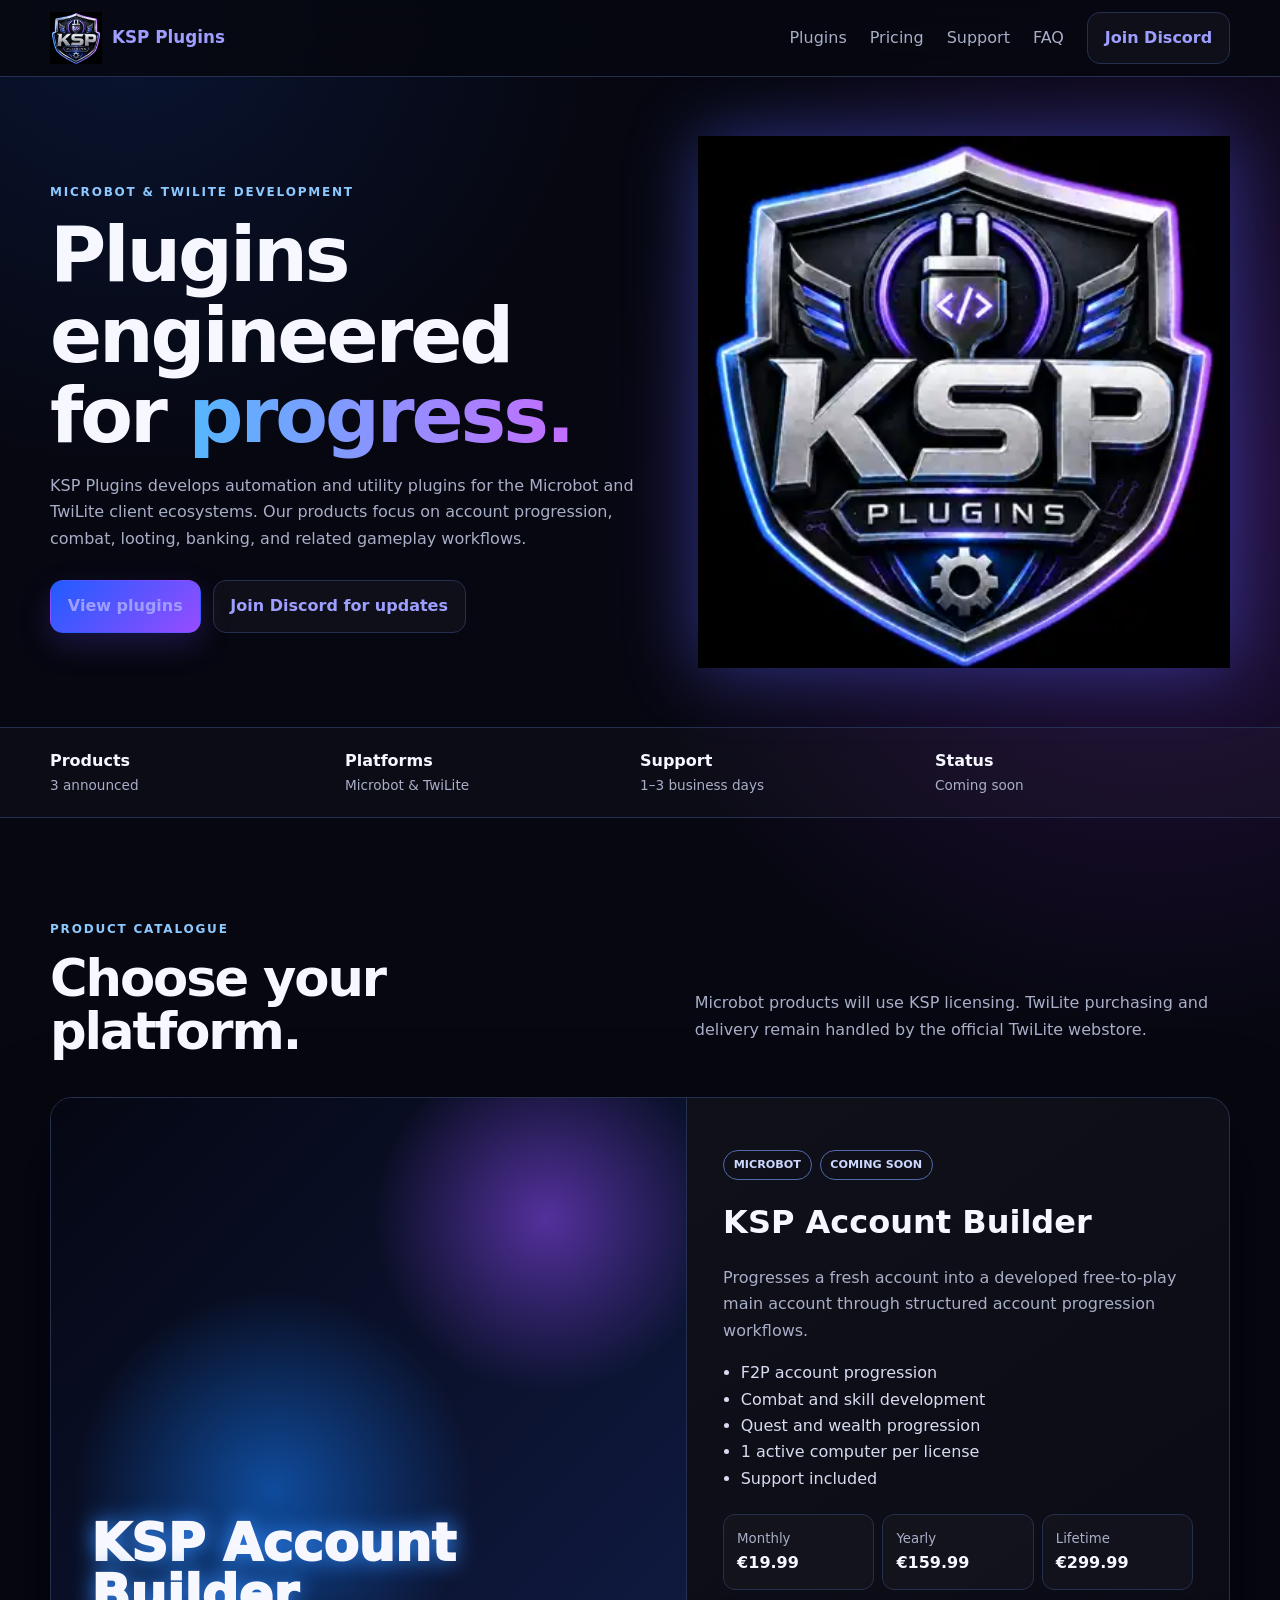
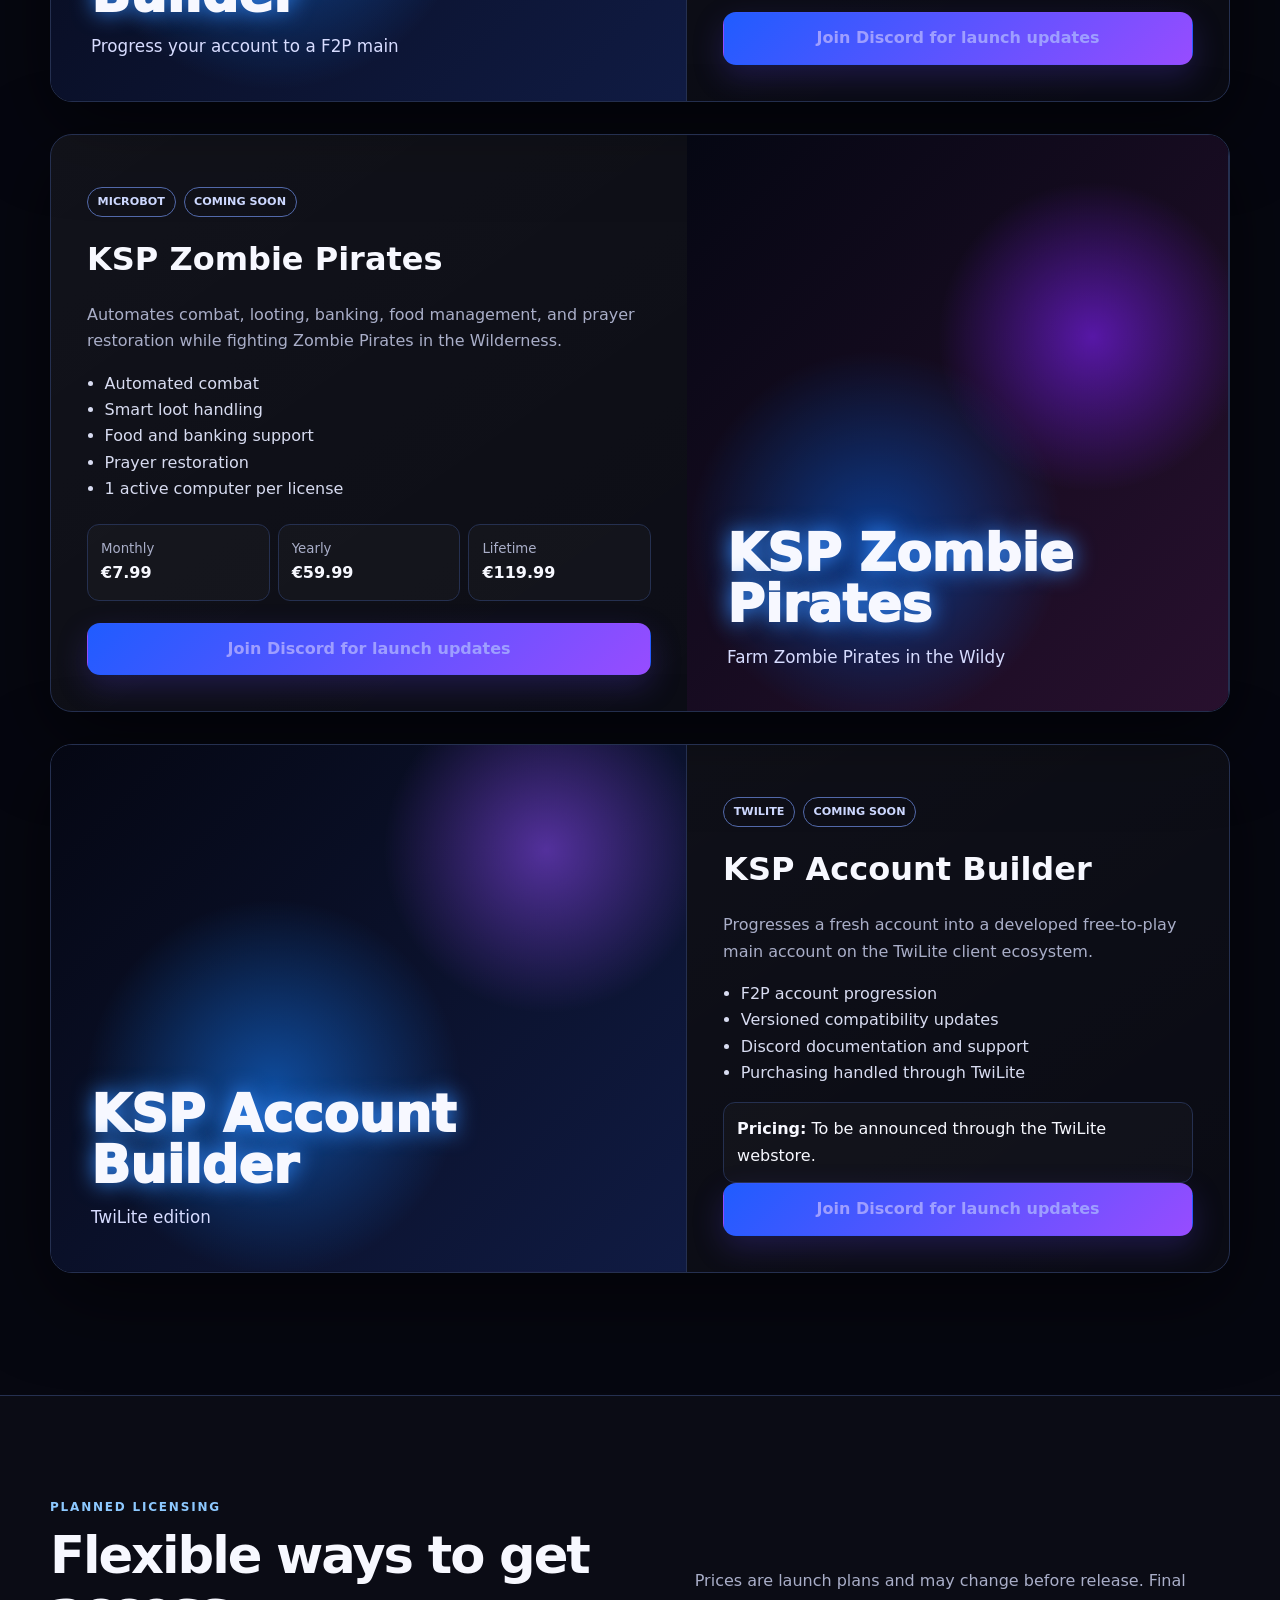
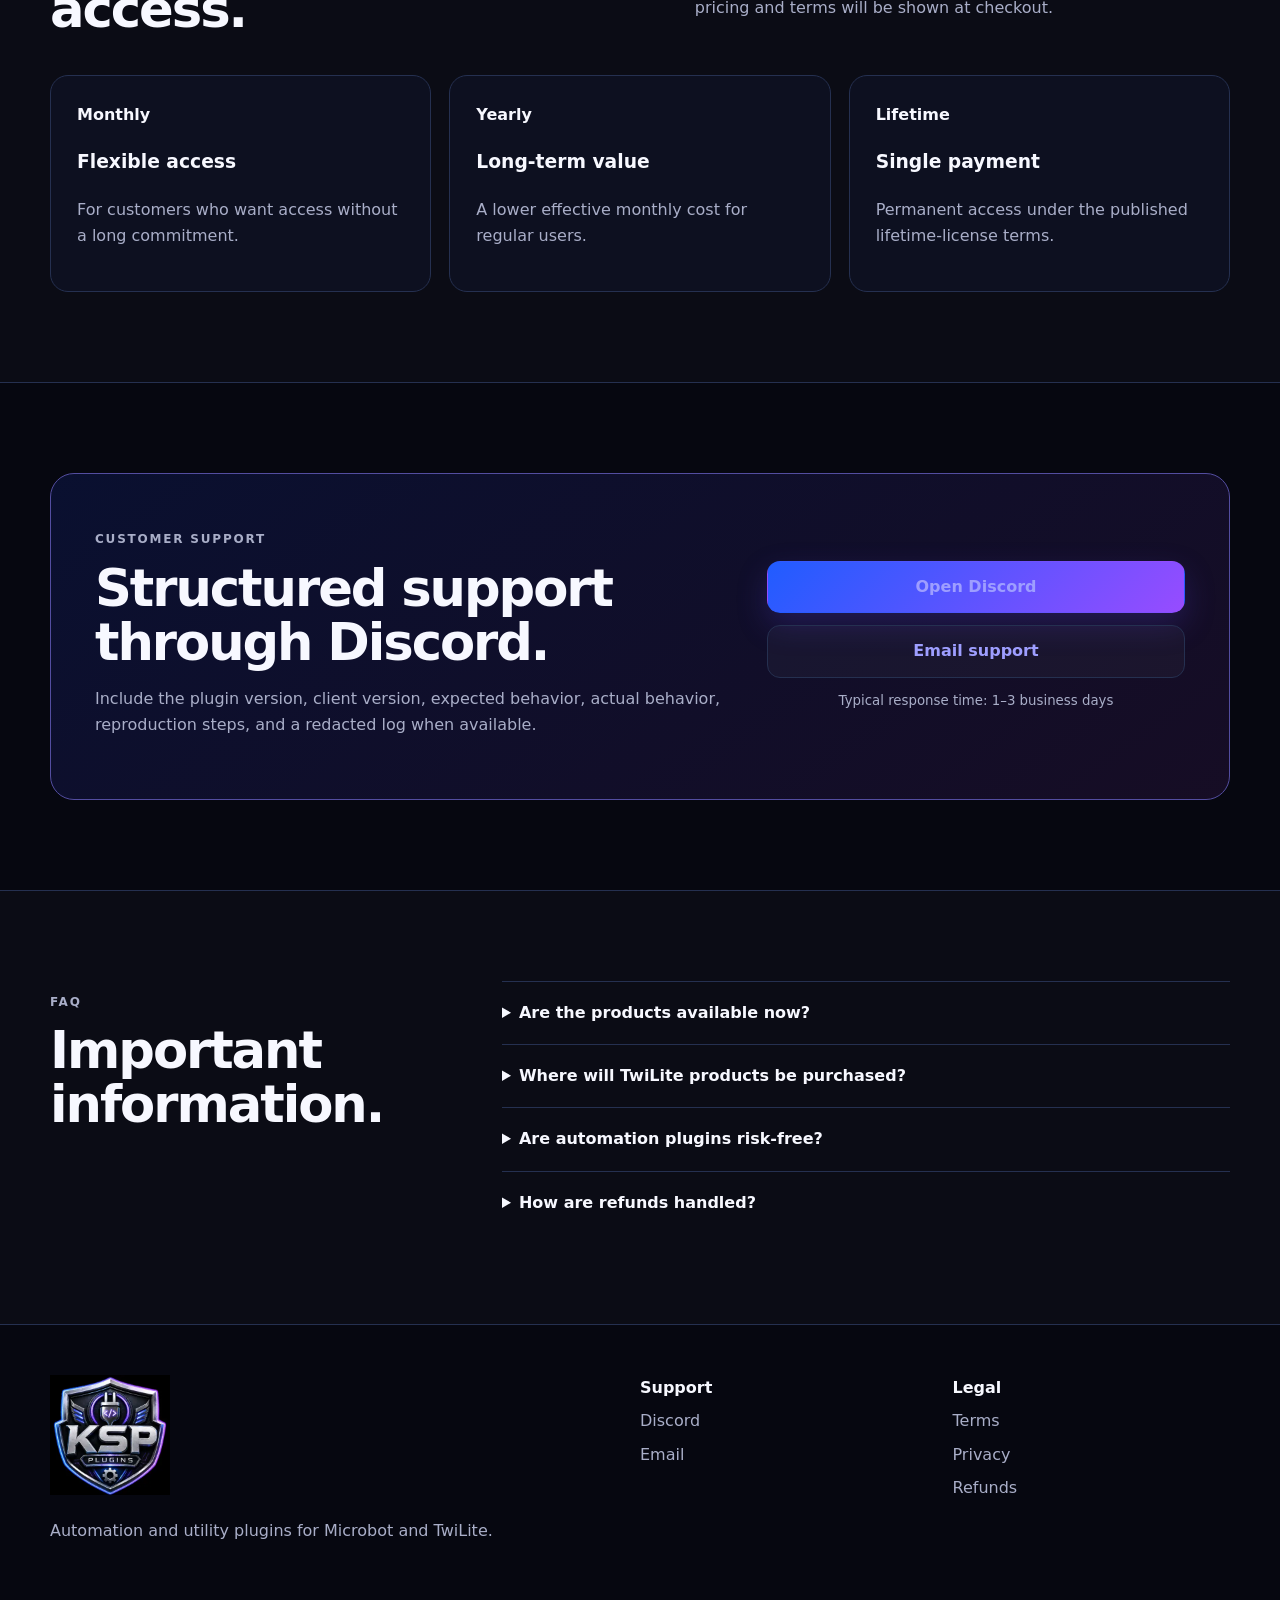
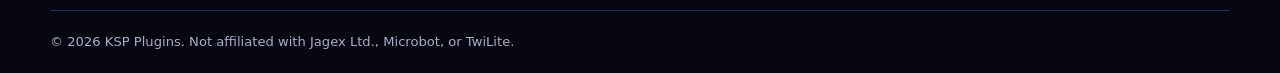
<file: index.html>
<!doctype html><html lang="en"><head><meta charset="utf-8"><meta name="viewport" content="width=device-width,initial-scale=1"><title>KSP Plugins — Microbot & TwiLite Plugins</title><meta name="description" content="KSP Plugins develops automation and utility plugins for Microbot and TwiLite, with licensing, updates, documentation, and Discord support."><meta name="theme-color" content="#070812"><link rel="stylesheet" href="assets/styles.css"><script defer src="assets/app.js"></script></head><body><header><nav class="shell"><a class="brand" href="#top"><img src="assets/images/logo.webp" alt="KSP Plugins"><span>KSP Plugins</span></a><button id="menuBtn">Menu</button><div id="menu"><a href="#plugins">Plugins</a><a href="#pricing">Pricing</a><a href="#support">Support</a><a href="#faq">FAQ</a><a class="btn outline" href="https://discord.gg/AjuGBq9V4r">Join Discord</a></div></nav></header><main><section class="hero shell" id="top"><div><p class="eyebrow">MICROBOT & TWILITE DEVELOPMENT</p><h1>Plugins engineered for <span>progress.</span></h1><p class="lead">KSP Plugins develops automation and utility plugins for the Microbot and TwiLite client ecosystems. Our products focus on account progression, combat, looting, banking, and related gameplay workflows.</p><div class="actions"><a class="btn primary" href="#plugins">View plugins</a><a class="btn outline" href="https://discord.gg/AjuGBq9V4r">Join Discord for updates</a></div></div><div class="logo-hero"><img src="assets/images/logo.webp" alt="KSP Plugins logo"></div></section><section class="strip"><div class="shell stats"><div><b>Products</b><span>3 announced</span></div><div><b>Platforms</b><span>Microbot & TwiLite</span></div><div><b>Support</b><span>1–3 business days</span></div><div><b>Status</b><span>Coming soon</span></div></div></section><section class="section shell" id="plugins"><div class="head"><div><p class="eyebrow">PRODUCT CATALOGUE</p><h2>Choose your platform.</h2></div><p>Microbot products will use KSP licensing. TwiLite purchasing and delivery remain handled by the official TwiLite webstore.</p></div><article class="card"><div class="visual account"><span>KSP Account Builder</span><small>Progress your account to a F2P main</small></div><div class="content"><p class="badges"><span>Microbot</span><span>Coming soon</span></p><h3>KSP Account Builder</h3><p>Progresses a fresh account into a developed free-to-play main account through structured account progression workflows.</p><ul><li>F2P account progression</li><li>Combat and skill development</li><li>Quest and wealth progression</li><li>1 active computer per license</li><li>Support included</li></ul><div class="prices"><div><small>Monthly</small><b>€19.99</b></div><div><small>Yearly</small><b>€159.99</b></div><div><small>Lifetime</small><b>€299.99</b></div></div><a class="btn primary full" href="https://discord.gg/AjuGBq9V4r">Join Discord for launch updates</a></div></article><article class="card reverse"><div class="visual pirates"><span>KSP Zombie Pirates</span><small>Farm Zombie Pirates in the Wildy</small></div><div class="content"><p class="badges"><span>Microbot</span><span>Coming soon</span></p><h3>KSP Zombie Pirates</h3><p>Automates combat, looting, banking, food management, and prayer restoration while fighting Zombie Pirates in the Wilderness.</p><ul><li>Automated combat</li><li>Smart loot handling</li><li>Food and banking support</li><li>Prayer restoration</li><li>1 active computer per license</li></ul><div class="prices"><div><small>Monthly</small><b>€7.99</b></div><div><small>Yearly</small><b>€59.99</b></div><div><small>Lifetime</small><b>€119.99</b></div></div><a class="btn primary full" href="https://discord.gg/AjuGBq9V4r">Join Discord for launch updates</a></div></article><article class="card"><div class="visual account"><span>KSP Account Builder</span><small>TwiLite edition</small></div><div class="content"><p class="badges"><span>TwiLite</span><span>Coming soon</span></p><h3>KSP Account Builder</h3><p>Progresses a fresh account into a developed free-to-play main account on the TwiLite client ecosystem.</p><ul><li>F2P account progression</li><li>Versioned compatibility updates</li><li>Discord documentation and support</li><li>Purchasing handled through TwiLite</li></ul><div class="note"><b>Pricing:</b> To be announced through the TwiLite webstore.</div><a class="btn primary full" href="https://discord.gg/AjuGBq9V4r">Join Discord for launch updates</a></div></article></section><section class="section tinted" id="pricing"><div class="shell"><div class="head"><div><p class="eyebrow">PLANNED LICENSING</p><h2>Flexible ways to get access.</h2></div><p>Prices are launch plans and may change before release. Final pricing and terms will be shown at checkout.</p></div><div class="three"><article><b>Monthly</b><h3>Flexible access</h3><p>For customers who want access without a long commitment.</p></article><article><b>Yearly</b><h3>Long-term value</h3><p>A lower effective monthly cost for regular users.</p></article><article><b>Lifetime</b><h3>Single payment</h3><p>Permanent access under the published lifetime-license terms.</p></article></div></div></section><section class="section shell" id="support"><div class="support"><div><p class="eyebrow">CUSTOMER SUPPORT</p><h2>Structured support through Discord.</h2><p>Include the plugin version, client version, expected behavior, actual behavior, reproduction steps, and a redacted log when available.</p></div><div><a class="btn primary full" href="https://discord.gg/AjuGBq9V4r">Open Discord</a><a class="btn outline full" href="mailto:kspsupplugins@hotmail.com">Email support</a><small>Typical response time: 1–3 business days</small></div></div></section><section class="section tinted" id="faq"><div class="shell faq"><div><p class="eyebrow">FAQ</p><h2>Important information.</h2></div><div><details><summary>Are the products available now?</summary><p>Not yet. Join Discord to receive release announcements.</p></details><details><summary>Where will TwiLite products be purchased?</summary><p>Through the official TwiLite webstore.</p></details><details><summary>Are automation plugins risk-free?</summary><p>No. Customers are responsible for understanding and following the rules of each game, client, marketplace, and platform.</p></details><details><summary>How are refunds handled?</summary><p>Digital-product refund requests are reviewed case-by-case, subject to applicable law and payment-provider rules.</p></details></div></div></section></main><footer><div class="shell foot"><div><img src="assets/images/logo.webp" alt="KSP Plugins"><p>Automation and utility plugins for Microbot and TwiLite.</p></div><div><b>Support</b><a href="https://discord.gg/AjuGBq9V4r">Discord</a><a href="mailto:kspsupplugins@hotmail.com">Email</a></div><div><b>Legal</b><a href="terms.html">Terms</a><a href="privacy.html">Privacy</a><a href="refunds.html">Refunds</a></div></div><div class="shell copyright">© <span id="year"></span> KSP Plugins. Not affiliated with Jagex Ltd., Microbot, or TwiLite.</div></footer></body></html>
</file>
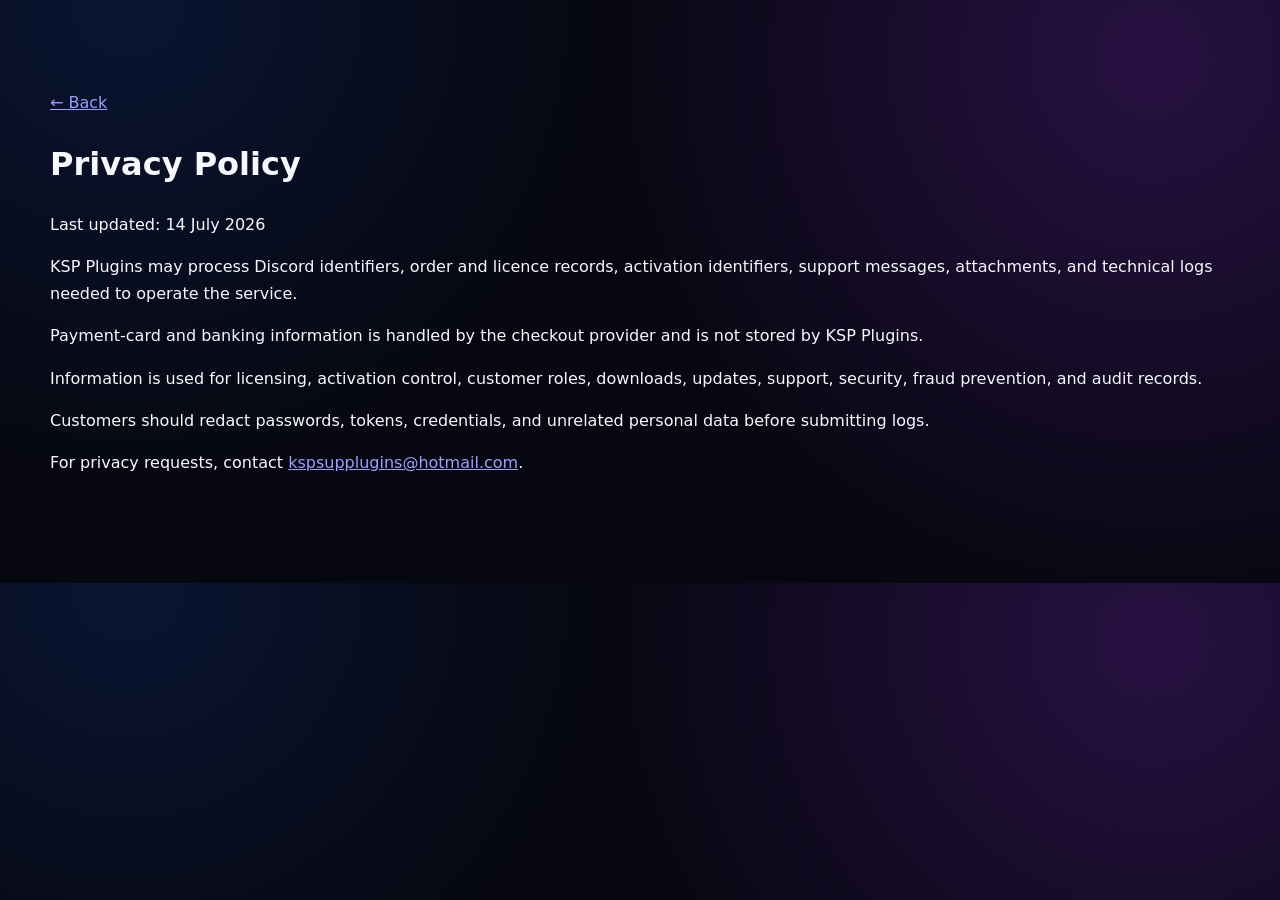
<file: privacy.html>
<!doctype html><html><head><meta charset="utf-8"><meta name="viewport" content="width=device-width,initial-scale=1"><title>Privacy Policy — KSP Plugins</title><link rel="stylesheet" href="assets/styles.css"></head><body><main class="section shell"><a href="index.html">← Back</a><h1>Privacy Policy</h1><p>Last updated: 14 July 2026</p><p>KSP Plugins may process Discord identifiers, order and licence records, activation identifiers, support messages, attachments, and technical logs needed to operate the service.</p><p>Payment-card and banking information is handled by the checkout provider and is not stored by KSP Plugins.</p><p>Information is used for licensing, activation control, customer roles, downloads, updates, support, security, fraud prevention, and audit records.</p><p>Customers should redact passwords, tokens, credentials, and unrelated personal data before submitting logs.</p><p>For privacy requests, contact <a href="mailto:kspsupplugins@hotmail.com">kspsupplugins@hotmail.com</a>.</p></main></body></html>
</file>
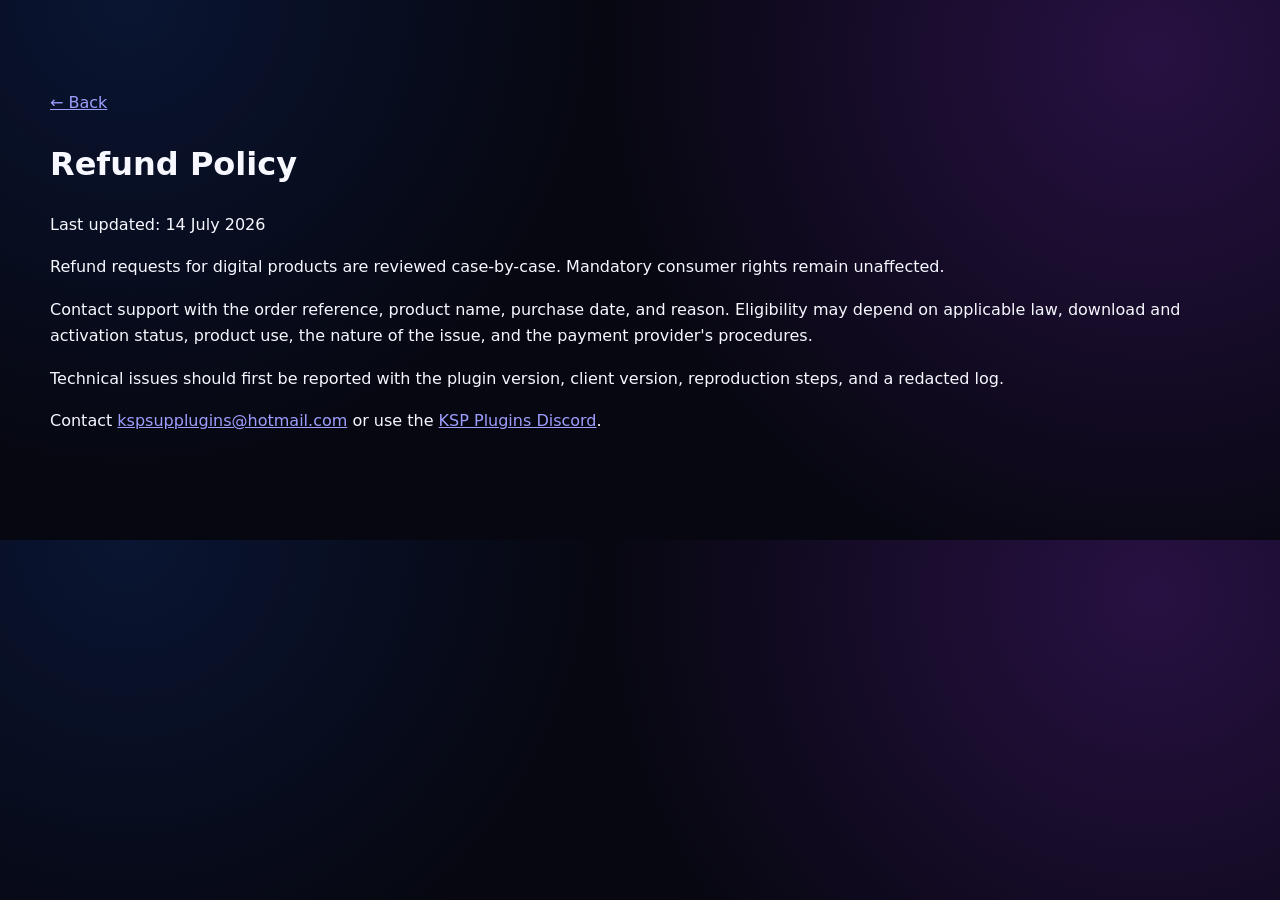
<file: refunds.html>
<!doctype html><html><head><meta charset="utf-8"><meta name="viewport" content="width=device-width,initial-scale=1"><title>Refund Policy — KSP Plugins</title><link rel="stylesheet" href="assets/styles.css"></head><body><main class="section shell"><a href="index.html">← Back</a><h1>Refund Policy</h1><p>Last updated: 14 July 2026</p><p>Refund requests for digital products are reviewed case-by-case. Mandatory consumer rights remain unaffected.</p><p>Contact support with the order reference, product name, purchase date, and reason. Eligibility may depend on applicable law, download and activation status, product use, the nature of the issue, and the payment provider's procedures.</p><p>Technical issues should first be reported with the plugin version, client version, reproduction steps, and a redacted log.</p><p>Contact <a href="mailto:kspsupplugins@hotmail.com">kspsupplugins@hotmail.com</a> or use the <a href="https://discord.gg/AjuGBq9V4r">KSP Plugins Discord</a>.</p></main></body></html>
</file>
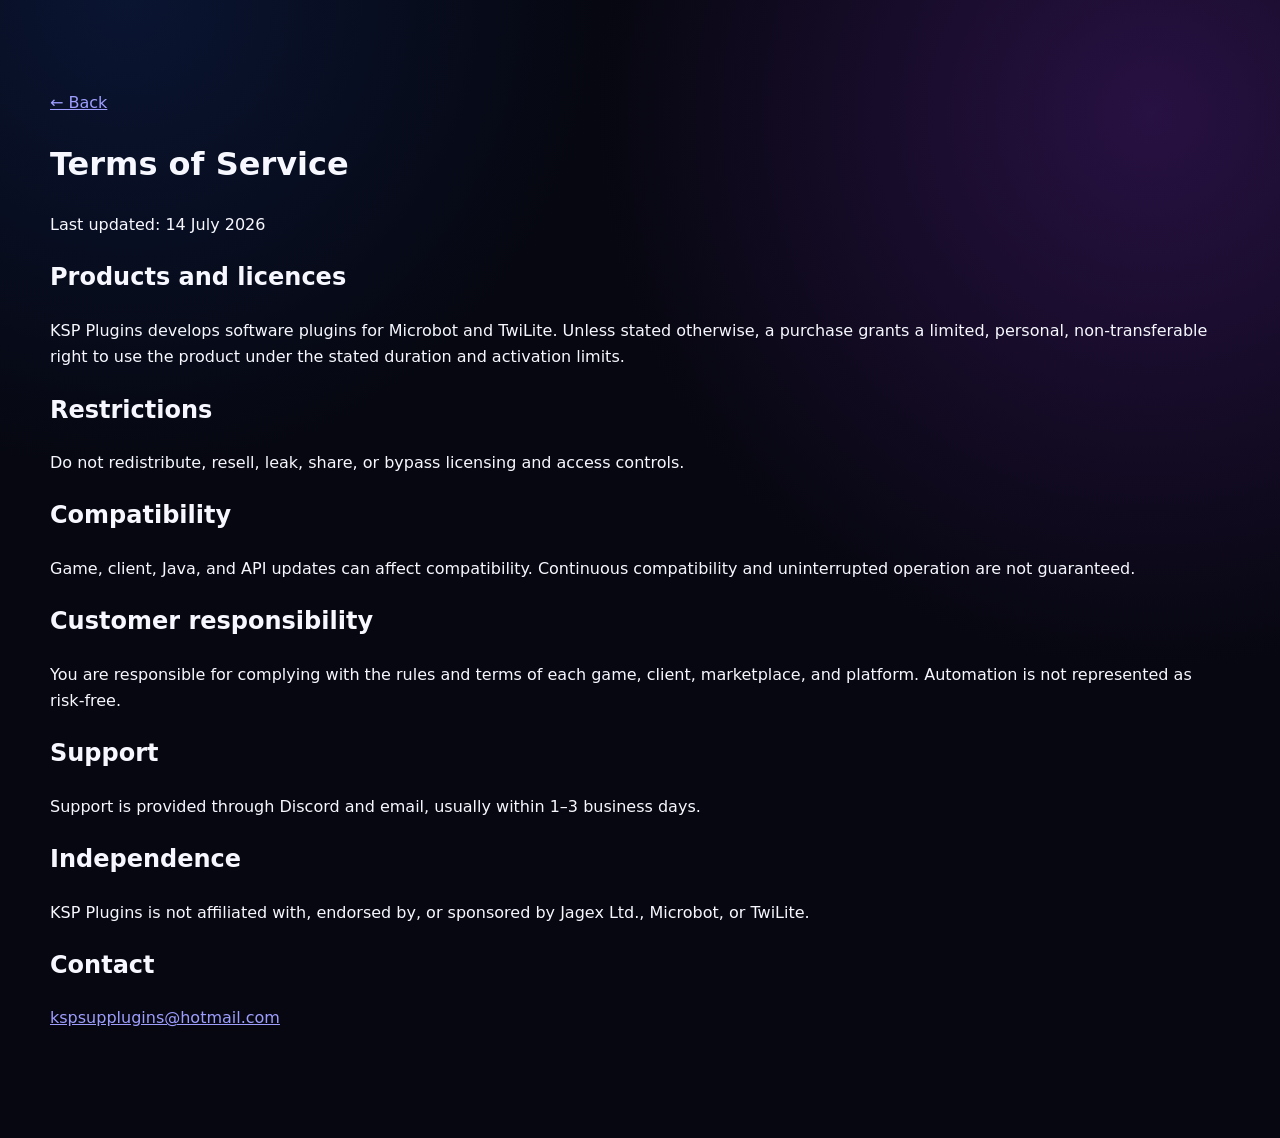
<file: terms.html>
<!doctype html><html><head><meta charset="utf-8"><meta name="viewport" content="width=device-width,initial-scale=1"><title>Terms of Service — KSP Plugins</title><link rel="stylesheet" href="assets/styles.css"></head><body><main class="section shell"><a href="index.html">← Back</a><h1>Terms of Service</h1><p>Last updated: 14 July 2026</p><h2>Products and licences</h2><p>KSP Plugins develops software plugins for Microbot and TwiLite. Unless stated otherwise, a purchase grants a limited, personal, non-transferable right to use the product under the stated duration and activation limits.</p><h2>Restrictions</h2><p>Do not redistribute, resell, leak, share, or bypass licensing and access controls.</p><h2>Compatibility</h2><p>Game, client, Java, and API updates can affect compatibility. Continuous compatibility and uninterrupted operation are not guaranteed.</p><h2>Customer responsibility</h2><p>You are responsible for complying with the rules and terms of each game, client, marketplace, and platform. Automation is not represented as risk-free.</p><h2>Support</h2><p>Support is provided through Discord and email, usually within 1–3 business days.</p><h2>Independence</h2><p>KSP Plugins is not affiliated with, endorsed by, or sponsored by Jagex Ltd., Microbot, or TwiLite.</p><h2>Contact</h2><p><a href="mailto:kspsupplugins@hotmail.com">kspsupplugins@hotmail.com</a></p></main></body></html>
</file>
<file: assets/styles.css>
:root{--bg:#060710;--panel:#0d1020;--text:#f7f8ff;--muted:#a9aec8;--line:#253050;--blue:#278cff;--purple:#974cff;--green:#52e5a5}*{box-sizing:border-box}html{scroll-behavior:smooth;color-scheme:dark}body{margin:0;background:radial-gradient(circle at 10% 0,#12317755,transparent 30rem),radial-gradient(circle at 90% 10%,#6b24a855,transparent 35rem),var(--bg);color:var(--text);font:16px/1.65 Inter,system-ui,Segoe UI,Arial,sans-serif}.shell{width:min(calc(100% - 40px),1180px);margin:auto}header{position:sticky;top:0;z-index:10;background:#060710dd;border-bottom:1px solid var(--line);backdrop-filter:blur(16px)}nav{height:76px;display:flex;align-items:center;justify-content:space-between}.brand{display:flex;align-items:center;gap:10px;text-decoration:none;font-weight:900}.brand img{width:52px;height:52px;object-fit:contain}.brand span{font-size:1.05rem}#menu{display:flex;align-items:center;gap:23px}#menu>a:not(.btn){color:var(--muted);text-decoration:none}#menuBtn{display:none}.btn{display:inline-flex;justify-content:center;align-items:center;padding:.75rem 1.05rem;border-radius:13px;text-decoration:none;font-weight:800;border:1px solid transparent}.primary{background:linear-gradient(135deg,#205cff,var(--purple));box-shadow:0 12px 30px #4433aa55}.outline{border-color:var(--line);background:#ffffff08}.full{width:100%}.hero{min-height:650px;display:grid;grid-template-columns:1.05fr .95fr;gap:60px;align-items:center}.eyebrow{color:#8dc9ff;font-size:.75rem;font-weight:900;letter-spacing:.15em}.hero h1,.head h2,.support h2,.faq h2{margin:0;line-height:1.05;letter-spacing:-.04em}.hero h1{font-size:clamp(3rem,6vw,6rem)}.hero h1 span{background:linear-gradient(90deg,#55b7ff,#c46dff);-webkit-background-clip:text;color:transparent}.lead,.head>p,.content>p,.support p,.faq p,.three p{color:var(--muted)}.actions{display:flex;gap:12px;flex-wrap:wrap;margin-top:28px}.logo-hero{display:grid;place-items:center}.logo-hero img{width:min(100%,540px);filter:drop-shadow(0 0 35px #5262ff77)}.strip,.tinted{border-block:1px solid var(--line);background:#ffffff05}.stats{display:grid;grid-template-columns:repeat(4,1fr);padding:20px 0}.stats div{display:grid}.stats span{color:var(--muted);font-size:.85rem}.section{padding:90px 0}.head{display:grid;grid-template-columns:1fr .9fr;align-items:end;gap:50px;margin-bottom:38px}.head h2,.support h2,.faq h2{font-size:clamp(2.2rem,4vw,4rem)}.card{display:grid;grid-template-columns:1.08fr .92fr;margin:0 0 32px;border:1px solid var(--line);border-radius:22px;overflow:hidden;background:linear-gradient(145deg,#ffffff0c,#ffffff04);box-shadow:0 25px 80px #0008}.reverse .visual{order:2}.visual{min-height:470px;padding:40px;display:flex;flex-direction:column;justify-content:flex-end;background-color:#080b18;background-size:cover;background-position:center;border-right:1px solid var(--line)}.visual.account{background-image:radial-gradient(circle at 78% 20%,#934cff88,transparent 25%),radial-gradient(circle at 35% 65%,#137eff88,transparent 35%),linear-gradient(135deg,#050713,#101b43)}.visual.pirates{background-image:radial-gradient(circle at 75% 35%,#811fff99,transparent 28%),radial-gradient(circle at 35% 70%,#006dff77,transparent 35%),linear-gradient(135deg,#050713,#28102e)}.visual span{font-size:clamp(2.3rem,4vw,4.5rem);font-weight:950;line-height:1;text-shadow:0 0 22px #358dff}.visual small{margin-top:13px;font-size:1.05rem;color:#d7dcff}.content{padding:36px}.badges{display:flex;gap:8px}.badges span{padding:.3rem .6rem;border:1px solid #5269aa;border-radius:999px;color:#cdd8ff;font-size:.7rem;font-weight:900;text-transform:uppercase}.content h3{font-size:2rem;margin:.8rem 0}.content ul{padding-left:1.1rem;color:#d8dcf1}.prices{display:grid;grid-template-columns:repeat(3,1fr);gap:8px;margin:22px 0}.prices div,.note{padding:13px;border:1px solid var(--line);border-radius:12px;background:#ffffff06}.prices small{display:block;color:var(--muted)}.three{display:grid;grid-template-columns:repeat(3,1fr);gap:18px}.three article{padding:26px;border:1px solid var(--line);border-radius:18px;background:var(--panel)}.support{display:grid;grid-template-columns:1.2fr .8fr;gap:45px;align-items:center;padding:44px;border:1px solid #534da0;border-radius:24px;background:linear-gradient(145deg,#214aff22,#7f32aa22)}.support>div:last-child{display:grid;gap:12px}.support small{text-align:center;color:var(--muted)}.faq{display:grid;grid-template-columns:.7fr 1.3fr;gap:60px}.faq details{padding:18px 0;border-top:1px solid var(--line)}.faq summary{cursor:pointer;font-weight:800}.foot{display:grid;grid-template-columns:2fr 1fr 1fr;gap:35px;padding:50px 0}.foot>div{display:flex;flex-direction:column;gap:7px}.foot img{width:120px}.foot a,.foot p{color:var(--muted);text-decoration:none}.copyright{padding:20px 0;border-top:1px solid var(--line);color:var(--muted);font-size:.82rem}@media(max-width:900px){.hero,.head,.card,.support,.faq{grid-template-columns:1fr}.reverse .visual{order:0}.three{grid-template-columns:1fr}}@media(max-width:700px){#menuBtn{display:block;background:var(--panel);color:white;border:1px solid var(--line);padding:.55rem .8rem;border-radius:9px}#menu{position:absolute;top:68px;left:20px;right:20px;display:none;flex-direction:column;background:#0b0e1b;border:1px solid var(--line);padding:18px;border-radius:15px}#menu.open{display:flex}.hero{min-height:auto;padding:65px 0}.stats,.prices,.foot{grid-template-columns:1fr}.section{padding:65px 0}.visual{min-height:330px}.content{padding:25px}}
</file>
